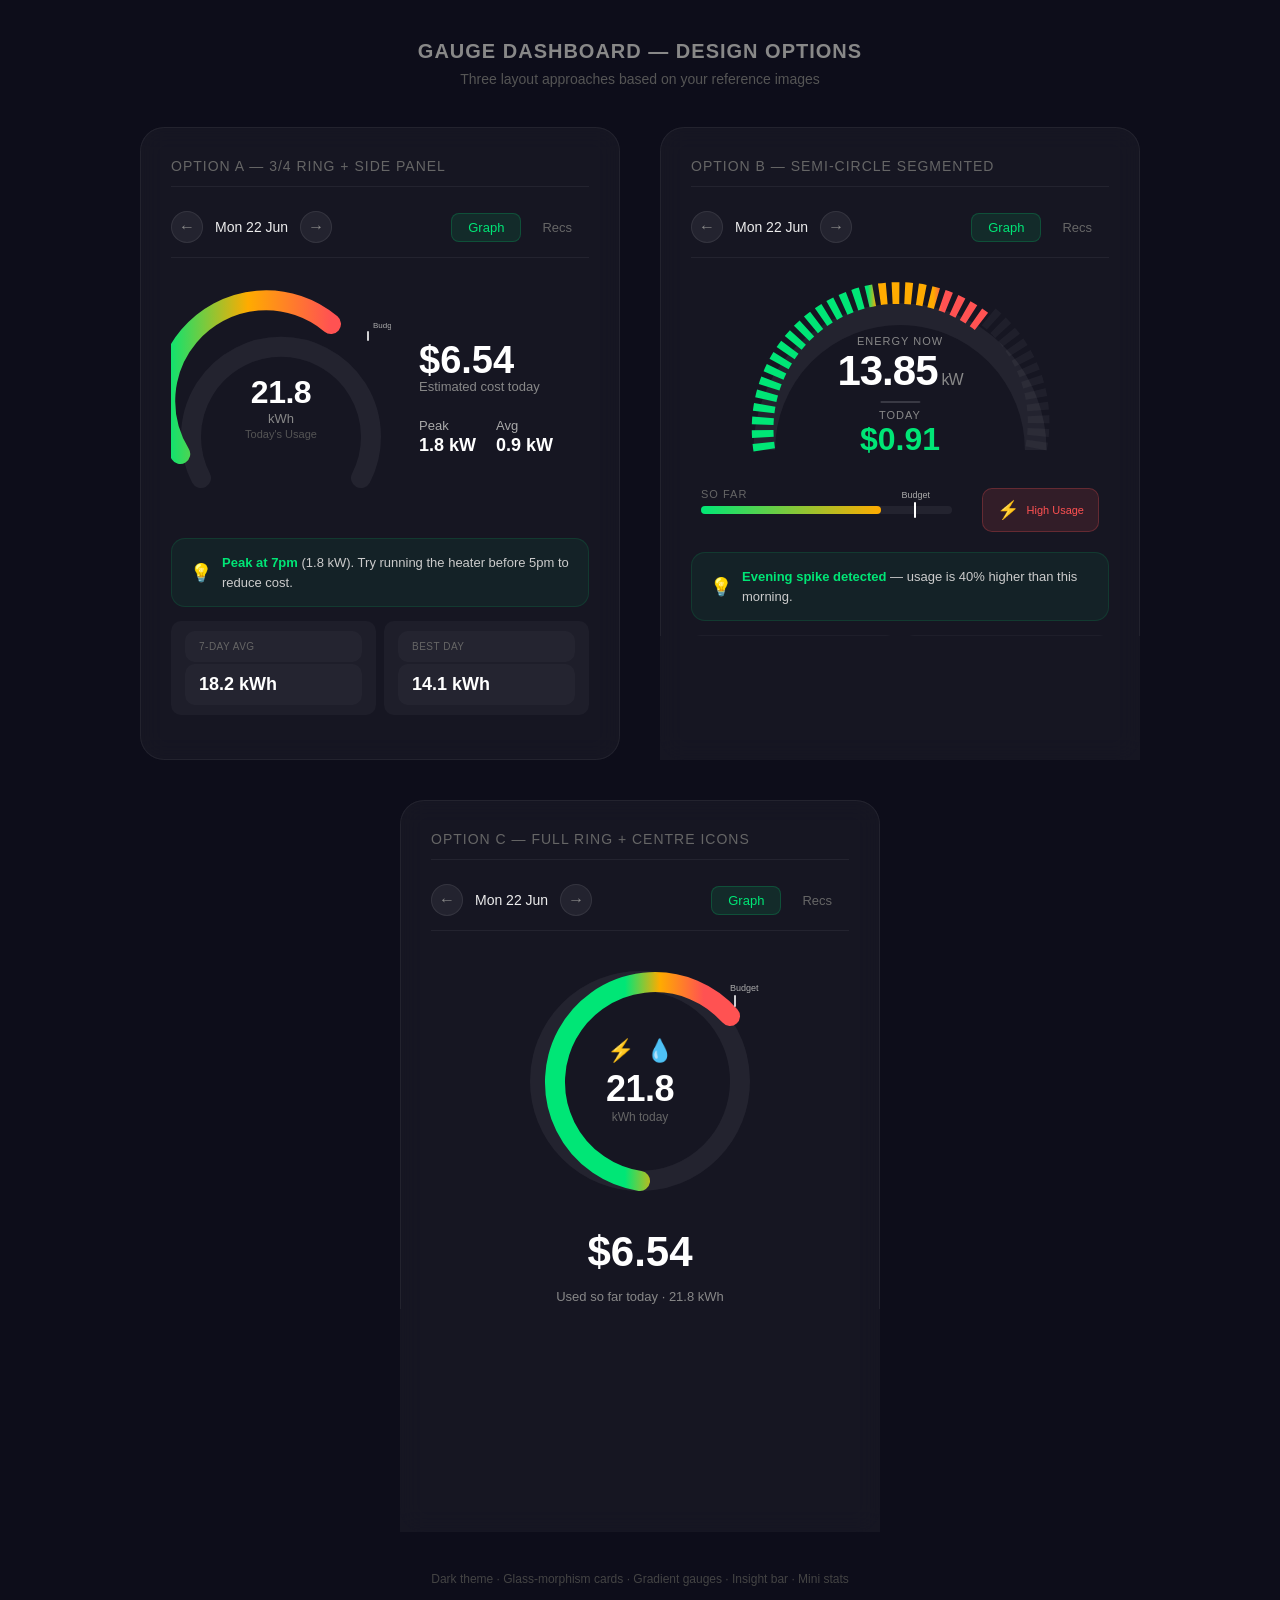
<file: frontend/gauge-mockup.html>
<!DOCTYPE html>
<html lang="en">
<head>
<meta charset="UTF-8">
<meta name="viewport" content="width=device-width, initial-scale=1.0">
<title>Gauge Dashboard - Design Mockup</title>
<style>
  * { margin: 0; padding: 0; box-sizing: border-box; }

  body {
    font-family: -apple-system, BlinkMacSystemFont, 'Segoe UI', Roboto, sans-serif;
    background: #0d0d1a;
    color: #fff;
    display: flex;
    flex-direction: column;
    align-items: center;
    padding: 40px 20px;
  }

  h1 {
    font-size: 20px;
    font-weight: 600;
    color: #888;
    margin-bottom: 8px;
    letter-spacing: 1px;
    text-transform: uppercase;
  }
  .subtitle {
    font-size: 14px;
    color: #555;
    margin-bottom: 40px;
  }

  .mockup-grid {
    display: flex;
    flex-wrap: wrap;
    gap: 40px;
    justify-content: center;
    max-width: 1200px;
  }

  .card {
    background: rgba(255,255,255,0.04);
    backdrop-filter: blur(12px);
    border: 1px solid rgba(255,255,255,0.06);
    border-radius: 24px;
    padding: 30px;
    width: 480px;
    min-height: 600px;
  }
  .card h2 {
    font-size: 14px;
    font-weight: 500;
    color: #666;
    text-transform: uppercase;
    letter-spacing: 1px;
    margin-bottom: 24px;
    padding-bottom: 12px;
    border-bottom: 1px solid rgba(255,255,255,0.06);
  }
  .card .label {
    font-size: 12px;
    color: #555;
    text-align: center;
    margin-top: 16px;
  }

  /* ── option A: 3/4 continuous ring ── */
  .gauge-a-wrap {
    display: flex;
    align-items: center;
    gap: 28px;
    padding: 10px 0;
  }
  .gauge-a-ring {
    position: relative;
    width: 220px;
    height: 220px;
    flex-shrink: 0;
  }
  .gauge-a-ring svg { display: block; }
  .gauge-a-center {
    position: absolute;
    inset: 0;
    display: flex;
    flex-direction: column;
    align-items: center;
    justify-content: center;
    pointer-events: none;
  }
  .gauge-a-center .val {
    font-size: 32px;
    font-weight: 700;
    letter-spacing: -0.5px;
    margin-top: 18px;
  }
  .gauge-a-center .unit {
    font-size: 13px;
    color: #888;
    font-weight: 400;
  }
  .gauge-a-center .lbl {
    font-size: 11px;
    color: #555;
    margin-top: 2px;
  }
  .gauge-a-side {
    display: flex;
    flex-direction: column;
    gap: 16px;
  }
  .gauge-a-side .big {
    font-size: 38px;
    font-weight: 700;
    line-height: 1;
  }
  .gauge-a-side .big small {
    font-size: 16px;
    font-weight: 400;
    color: #888;
    margin-left: 4px;
  }
  .gauge-a-side .sub {
    font-size: 13px;
    color: #888;
  }
  .gauge-a-side .stat-row {
    display: flex;
    gap: 20px;
    margin-top: 8px;
  }
  .gauge-a-side .stat-row div {
    font-size: 13px;
    color: #aaa;
  }
  .gauge-a-side .stat-row span {
    display: block;
    font-size: 18px;
    font-weight: 600;
    color: #fff;
    margin-top: 2px;
  }

  /* ── option B: semi-circle segmented ── */
  .gauge-b-wrap {
    display: flex;
    flex-direction: column;
    align-items: center;
  }
  .gauge-b-semi {
    position: relative;
    width: 340px;
    height: 190px;
    overflow: hidden;
  }
  .gauge-b-semi svg { display: block; }
  .gauge-b-center {
    position: absolute;
    bottom: 10px;
    left: 50%;
    transform: translateX(-50%);
    text-align: center;
  }
  .gauge-b-center .label-top {
    font-size: 11px;
    color: #888;
    letter-spacing: 1px;
    text-transform: uppercase;
  }
  .gauge-b-center .val {
    font-size: 42px;
    font-weight: 700;
    letter-spacing: -1px;
    display: flex;
    align-items: baseline;
    justify-content: center;
    gap: 4px;
  }
  .gauge-b-center .val .unit {
    font-size: 16px;
    font-weight: 400;
    color: #888;
  }
  .gauge-b-center .sep {
    width: 40px;
    height: 2px;
    background: rgba(255,255,255,0.15);
    margin: 6px auto;
    border-radius: 2px;
  }
  .gauge-b-center .today-label {
    font-size: 11px;
    color: #888;
    text-transform: uppercase;
    letter-spacing: 1px;
  }
  .gauge-b-center .cost {
    font-size: 32px;
    font-weight: 700;
    color: #00e676;
  }
  .gauge-b-bottom {
    display: flex;
    gap: 30px;
    margin-top: 20px;
    width: 100%;
    padding: 0 10px;
  }
  .gauge-b-bottom .budget-section {
    flex: 1;
  }
  .gauge-b-bottom .budget-label {
    font-size: 11px;
    color: #666;
    text-transform: uppercase;
    letter-spacing: 1px;
    margin-bottom: 6px;
  }
  .gauge-b-bottom .budget-bar {
    height: 8px;
    background: rgba(255,255,255,0.06);
    border-radius: 4px;
    position: relative;
    overflow: visible;
  }
  .gauge-b-bottom .budget-fill {
    height: 100%;
    width: 72%;
    background: linear-gradient(90deg, #00e676, #ffab00);
    border-radius: 4px;
  }
  .gauge-b-bottom .budget-marker {
    position: absolute;
    top: -4px;
    left: 85%;
    width: 2px;
    height: 16px;
    background: #fff;
    border-radius: 1px;
  }
  .gauge-b-bottom .budget-marker-label {
    position: absolute;
    top: -16px;
    left: 80%;
    font-size: 9px;
    color: #aaa;
  }
  .gauge-b-bottom .alert-box {
    background: rgba(255,82,82,0.12);
    border: 1px solid rgba(255,82,82,0.25);
    border-radius: 10px;
    padding: 10px 14px;
    display: flex;
    align-items: center;
    gap: 8px;
  }
  .gauge-b-bottom .alert-box .icon {
    font-size: 18px;
  }
  .gauge-b-bottom .alert-box .text {
    font-size: 11px;
    color: #ff5252;
    font-weight: 500;
  }

  /* ── option C: full ring (Chart.js style) ── */
  .gauge-c-wrap {
    display: flex;
    flex-direction: column;
    align-items: center;
  }
  .gauge-c-ring {
    position: relative;
    width: 260px;
    height: 260px;
  }
  .gauge-c-ring svg { display: block; }
  .gauge-c-center {
    position: absolute;
    inset: 0;
    display: flex;
    flex-direction: column;
    align-items: center;
    justify-content: center;
  }
  .gauge-c-center .icons {
    display: flex;
    gap: 12px;
    font-size: 22px;
    margin-bottom: 4px;
  }
  .gauge-c-center .val {
    font-size: 36px;
    font-weight: 700;
    letter-spacing: -0.5px;
  }
  .gauge-c-center .lbl {
    font-size: 12px;
    color: #666;
  }

  /* ── shared insight bar ── */
  .insight-bar {
    margin-top: 20px;
    padding: 14px 18px;
    background: rgba(0,230,118,0.06);
    border: 1px solid rgba(0,230,118,0.12);
    border-radius: 14px;
    display: flex;
    align-items: center;
    gap: 10px;
  }
  .insight-bar .icon { font-size: 18px; }
  .insight-bar p { font-size: 13px; color: #ccc; line-height: 1.5; }
  .insight-bar strong { color: #00e676; font-weight: 600; }

  /* ── mini stats ── */
  .mini-stats {
    display: grid;
    grid-template-columns: 1fr 1fr;
    gap: 8px;
    margin-top: 14px;
  }
  .mini-stats div {
    background: rgba(255,255,255,0.03);
    border-radius: 10px;
    padding: 10px 14px;
  }
  .mini-stats .lbl { font-size: 10px; color: #666; text-transform: uppercase; letter-spacing: 0.5px; }
  .mini-stats .val { font-size: 18px; font-weight: 600; margin-top: 2px; }

  /* ── header mock ── */
  .mock-header {
    display: flex;
    align-items: center;
    justify-content: space-between;
    margin-bottom: 20px;
    padding-bottom: 14px;
    border-bottom: 1px solid rgba(255,255,255,0.06);
  }
  .mock-header .date-nav {
    display: flex;
    align-items: center;
    gap: 12px;
  }
  .mock-header .arrow {
    width: 32px; height: 32px;
    border-radius: 50%;
    background: rgba(255,255,255,0.06);
    border: 1px solid rgba(255,255,255,0.08);
    display: flex; align-items: center; justify-content: center;
    font-size: 16px; color: #888; cursor: default;
  }
  .mock-header .date-text {
    font-size: 14px; font-weight: 500; color: #eee;
  }
  .mock-header .tabs {
    display: flex; gap: 4px;
  }
  .mock-header .tab {
    padding: 6px 16px;
    border-radius: 8px;
    font-size: 13px;
    color: #666;
    background: transparent;
    border: 1px solid transparent;
    cursor: default;
  }
  .mock-header .tab.active {
    background: rgba(0,230,118,0.1);
    border-color: rgba(0,230,118,0.2);
    color: #00e676;
  }
</style>
</head>
<body>

<h1>Gauge Dashboard — Design Options</h1>
<p class="subtitle">Three layout approaches based on your reference images</p>

<div class="mockup-grid">

  <!-- ─── Option A: 3/4 Ring (Ref 2 style) ─── -->
  <div class="card">
    <h2>Option A — 3/4 Ring + Side Panel</h2>
    <div class="mock-header">
      <div class="date-nav">
        <div class="arrow">&#8592;</div>
        <span class="date-text">Mon 22 Jun</span>
        <div class="arrow">&#8594;</div>
      </div>
      <div class="tabs">
        <span class="tab active">Graph</span>
        <span class="tab">Recs</span>
      </div>
    </div>
    <div class="gauge-a-wrap">
      <div class="gauge-a-ring">
        <svg width="220" height="220" viewBox="0 0 220 220">
          <defs>
            <linearGradient id="gradA" x1="0%" y1="0%" x2="100%" y2="0%">
              <stop offset="0%"   stop-color="#00e676"/>
              <stop offset="50%"  stop-color="#ffab00"/>
              <stop offset="100%" stop-color="#ff5252"/>
            </linearGradient>
          </defs>
          <path d="M 30 190 A 90 90 0 1 1 190 190"
                fill="none" stroke="rgba(255,255,255,0.06)" stroke-width="20" stroke-linecap="round"/>
          <path d="M 30 190 A 90 90 0 0 1 160 36"
                fill="none" stroke="url(#gradA)" stroke-width="20" stroke-linecap="round"
                stroke-dasharray="353 565" stroke-dashoffset="-32"/>
          <line x1="197" y1="52" x2="197" y2="44"
                stroke="#fff" stroke-width="2" stroke-linecap="round" opacity="0.8"/>
          <text x="202" y="40" font-size="8" fill="#aaa" font-family="sans-serif">Budget</text>
        </svg>
        <div class="gauge-a-center">
          <div class="val">21.8</div>
          <div class="unit">kWh</div>
          <div class="lbl">Today's Usage</div>
        </div>
      </div>
      <div class="gauge-a-side">
        <div>
          <div class="big">$6.54</div>
          <div class="sub">Estimated cost today</div>
        </div>
        <div class="stat-row">
          <div>Peak <span>1.8 kW</span></div>
          <div>Avg <span>0.9 kW</span></div>
        </div>
      </div>
    </div>
    <div class="insight-bar">
      <span class="icon">&#128161;</span>
      <p><strong>Peak at 7pm</strong> (1.8 kW). Try running the heater before 5pm to reduce cost.</p>
    </div>
    <div class="mini-stats">
      <div><div class="lbl">7-Day Avg</div><div class="val">18.2 kWh</div></div>
      <div><div class="lbl">Best Day</div><div class="val">14.1 kWh</div></div>
    </div>
  </div>

  <!-- ─── Option B: Semi-circle Segmented (Ref 1 style) ─── -->
  <div class="card">
    <h2>Option B — Semi-Circle Segmented</h2>
    <div class="mock-header">
      <div class="date-nav">
        <div class="arrow">&#8592;</div>
        <span class="date-text">Mon 22 Jun</span>
        <div class="arrow">&#8594;</div>
      </div>
      <div class="tabs">
        <span class="tab active">Graph</span>
        <span class="tab">Recs</span>
      </div>
    </div>
    <div class="gauge-b-wrap">
      <div class="gauge-b-semi">
        <svg width="340" height="190" viewBox="0 0 340 210">
          <defs>
            <linearGradient id="gradB" x1="0%" y1="0%" x2="100%" y2="0%">
              <stop offset="0%"   stop-color="#00e676"/>
              <stop offset="48%"  stop-color="#00e676"/>
              <stop offset="52%"  stop-color="#ffab00"/>
              <stop offset="78%"  stop-color="#ffab00"/>
              <stop offset="82%"  stop-color="#ff5252"/>
              <stop offset="100%" stop-color="#ff5252"/>
            </linearGradient>
          </defs>
          <path d="M 20 190 A 150 150 0 0 1 320 190"
                fill="none" stroke="rgba(255,255,255,0.06)" stroke-width="24" stroke-linecap="butt"/>
          <path d="M 20 190 A 150 150 0 0 1 260 48"
                fill="none" stroke="url(#gradB)" stroke-width="24" stroke-linecap="butt"
                stroke-dasharray="8 6"/>
          <path d="M 268 43 A 150 150 0 0 1 320 190"
                fill="none" stroke="rgba(255,255,255,0.04)" stroke-width="24" stroke-linecap="butt"
                stroke-dasharray="8 6"/>
        </svg>
        <div class="gauge-b-center">
          <div class="label-top">Energy Now</div>
          <div class="val">13.85 <span class="unit">kW</span></div>
          <div class="sep"></div>
          <div class="today-label">Today</div>
          <div class="cost">$0.91</div>
        </div>
      </div>
      <div class="gauge-b-bottom">
        <div class="budget-section">
          <div class="budget-label">So Far</div>
          <div class="budget-bar">
            <div class="budget-fill"></div>
            <div class="budget-marker"></div>
            <div class="budget-marker-label">Budget</div>
          </div>
        </div>
        <div class="alert-box">
          <span class="icon">&#9889;</span>
          <span class="text">High Usage</span>
        </div>
      </div>
    </div>
    <div class="insight-bar">
      <span class="icon">&#128161;</span>
      <p><strong>Evening spike detected</strong> — usage is 40% higher than this morning.</p>
    </div>
    <div class="mini-stats">
      <div><div class="lbl">Total Today</div><div class="val">21.8 kWh</div></div>
      <div><div class="lbl">Peak</div><div class="val">1.8 kW</div></div>
    </div>
  </div>

  <!-- ─── Option C: Full Ring (Ref 2 alternate) ─── -->
  <div class="card">
    <h2>Option C — Full Ring + Centre Icons</h2>
    <div class="mock-header">
      <div class="date-nav">
        <div class="arrow">&#8592;</div>
        <span class="date-text">Mon 22 Jun</span>
        <div class="arrow">&#8594;</div>
      </div>
      <div class="tabs">
        <span class="tab active">Graph</span>
        <span class="tab">Recs</span>
      </div>
    </div>
    <div class="gauge-c-wrap">
      <div class="gauge-c-ring">
        <svg width="260" height="260" viewBox="0 0 260 260">
          <defs>
            <linearGradient id="gradC" x1="0%" y1="0%" x2="100%" y2="0%">
              <stop offset="0%"   stop-color="#00e676"/>
              <stop offset="40%"  stop-color="#00e676"/>
              <stop offset="60%"  stop-color="#ffab00"/>
              <stop offset="85%"  stop-color="#ff5252"/>
              <stop offset="100%" stop-color="#ff5252"/>
            </linearGradient>
          </defs>
          <circle cx="130" cy="130" r="100"
                  fill="none" stroke="rgba(255,255,255,0.06)" stroke-width="20"/>
          <path d="M 130 230 A 100 100 0 1 1 220 65"
                fill="none" stroke="url(#gradC)" stroke-width="20" stroke-linecap="round"/>
          <line x1="225" y1="55" x2="225" y2="45"
                stroke="#fff" stroke-width="2" stroke-linecap="round" opacity="0.8"/>
          <text x="220" y="40" font-size="9" fill="#aaa" font-family="sans-serif">Budget</text>
        </svg>
        <div class="gauge-c-center">
          <div class="icons">
            <span>&#9889;</span>
            <span>&#128167;</span>
          </div>
          <div class="val">21.8</div>
          <div class="lbl">kWh today</div>
        </div>
      </div>
    </div>
    <div class="gauge-a-side" style="margin-top:20px;align-items:center;text-align:center;">
      <div class="big" style="font-size:42px;">$6.54</div>
      <div class="sub">Used so far today &middot; 21.8 kWh</div>
    </div>
    <div class="insight-bar">
      <span class="icon">&#128161;</span>
      <p><strong>Consistent overnight usage</strong> (0.4 kW avg). Consider a timer to reduce idle consumption.</p>
    </div>
    <div class="mini-stats">
      <div><div class="lbl">Peak</div><div class="val">1.8 kW</div></div>
      <div><div class="lbl">Avg</div><div class="val">0.9 kW</div></div>
    </div>
  </div>

</div>

<p style="margin-top:40px;font-size:12px;color:#444;text-align:center;">
  Dark theme &middot; Glass-morphism cards &middot; Gradient gauges &middot; Insight bar &middot; Mini stats
</p>

</body>
</html>
</file>
